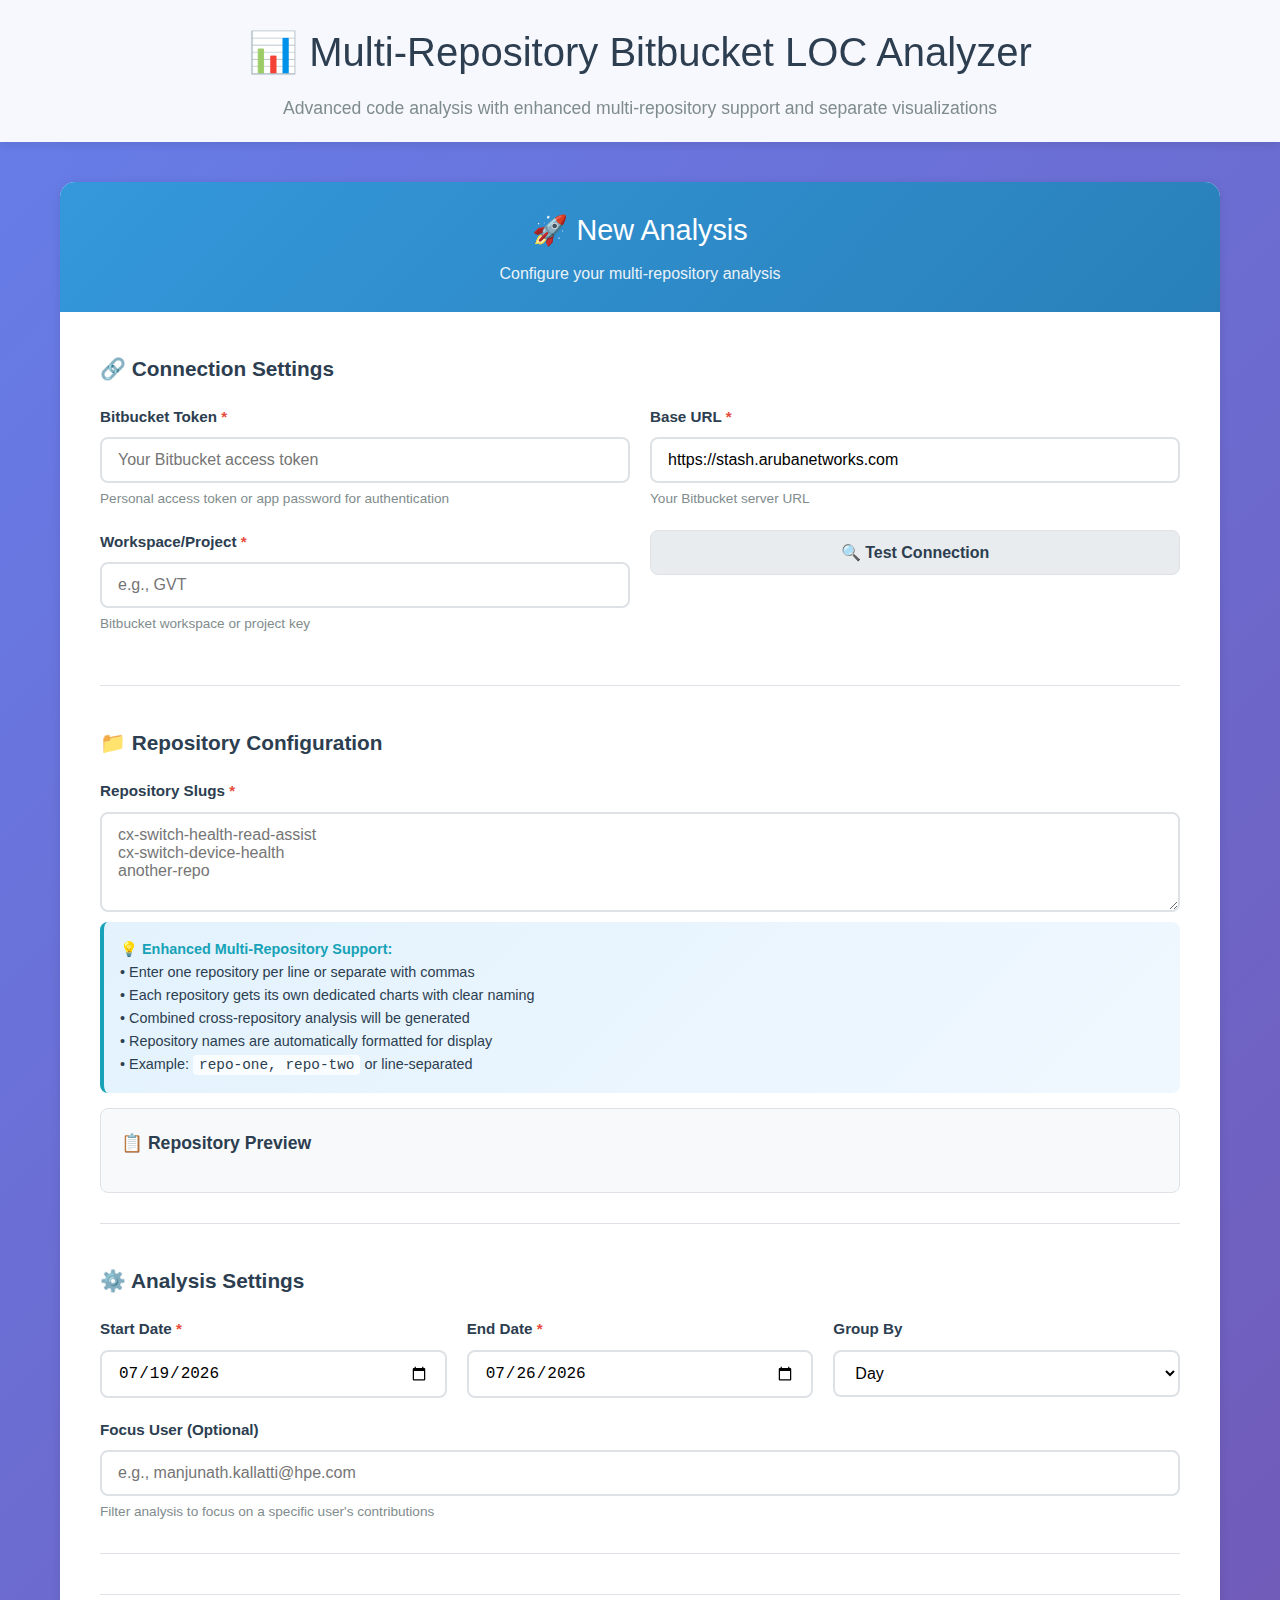
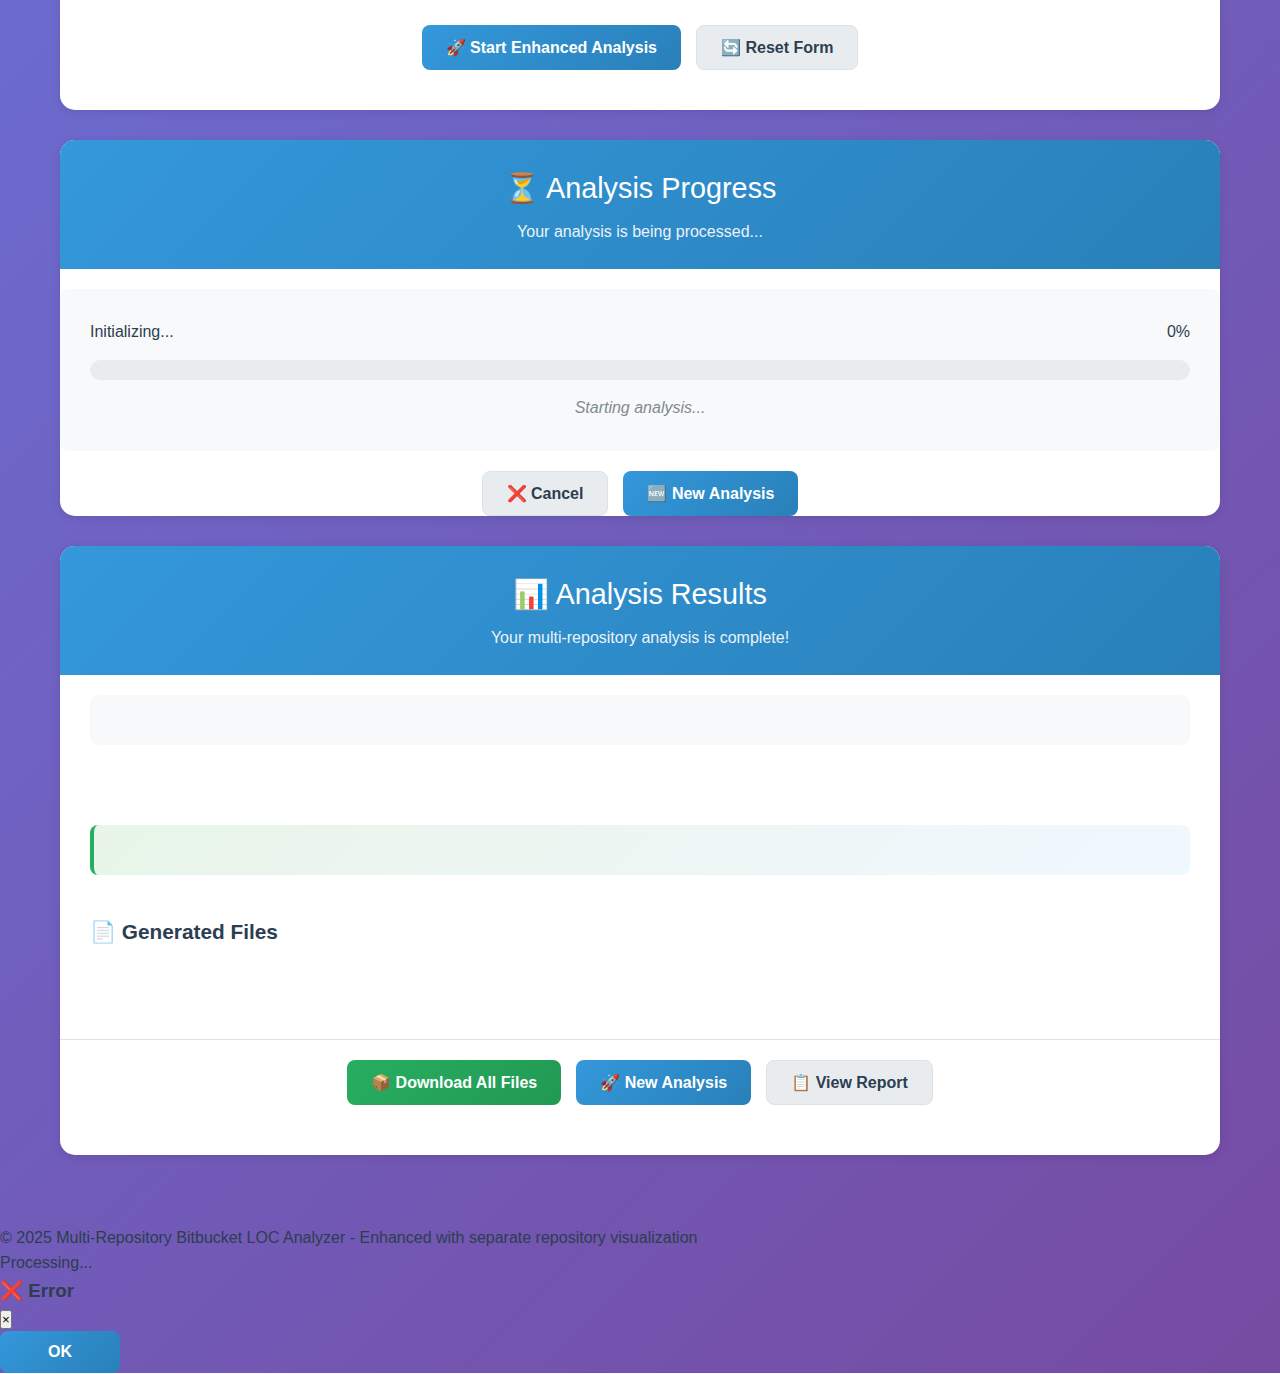
<file: frontend/index.html>
<!DOCTYPE html>
<html lang="en">
<head>
    <meta charset="UTF-8">
    <meta name="viewport" content="width=device-width, initial-scale=1.0">
    <title>Multi-Repository Bitbucket LOC Analyzer</title>
    <link rel="stylesheet" href="static/css/styles.css">
    <link rel="icon" href="data:image/svg+xml,<svg xmlns='http://www.w3.org/2000/svg' viewBox='0 0 100 100'><text y='.9em' font-size='90'>📊</text></svg>">
</head>
<body>
    <div class="app-container">
        <!-- Header -->
        <header class="app-header">
            <div class="header-content">
                <h1>📊 Multi-Repository Bitbucket LOC Analyzer</h1>
                <p>Advanced code analysis with enhanced multi-repository support and separate visualizations</p>
            </div>
        </header>

        <!-- Main Content -->
        <main class="app-main">
            <!-- Analysis Form -->
            <section id="analysis-form-section" class="section">
                <div class="section-header">
                    <h2>🚀 New Analysis</h2>
                    <p>Configure your multi-repository analysis</p>
                </div>
                
                <div class="form-container">
                    <form id="analysis-form">
                        <!-- Connection Settings -->
                        <div class="form-group-section">
                            <h3>🔗 Connection Settings</h3>
                            
                            <div class="form-row">
                                <div class="form-group">
                                    <label for="token">Bitbucket Token <span class="required">*</span></label>
                                    <input type="password" id="token" name="token" required 
                                           placeholder="Your Bitbucket access token">
                                    <div class="help-text">Personal access token or app password for authentication</div>
                                </div>
                                
                                <div class="form-group">
                                    <label for="base_url">Base URL <span class="required">*</span></label>
                                    <input type="url" id="base_url" name="base_url" 
                                           value="https://stash.arubanetworks.com" required>
                                    <div class="help-text">Your Bitbucket server URL</div>
                                </div>
                            </div>
                            
                            <div class="form-row">
                                <div class="form-group">
                                    <label for="workspace">Workspace/Project <span class="required">*</span></label>
                                    <input type="text" id="workspace" name="workspace" required 
                                           placeholder="e.g., GVT">
                                    <div class="help-text">Bitbucket workspace or project key</div>
                                </div>
                                
                                <div class="form-group">
                                    <button type="button" id="test-connection" class="btn btn-secondary">
                                        🔍 Test Connection
                                    </button>
                                    <div id="connection-status" class="connection-status"></div>
                                </div>
                            </div>
                        </div>

                        <!-- Repository Configuration -->
                        <div class="form-group-section">
                            <h3>📁 Repository Configuration</h3>
                            
                            <div class="form-group">
                                <label for="repo_slugs">Repository Slugs <span class="required">*</span></label>
                                <textarea id="repo_slugs" name="repo_slugs" rows="4" required
                                          placeholder="cx-switch-health-read-assist&#10;cx-switch-device-health&#10;another-repo"></textarea>
                                <div class="multi-repo-help">
                                    <strong>💡 Enhanced Multi-Repository Support:</strong><br>
                                    • Enter one repository per line or separate with commas<br>
                                    • Each repository gets its own dedicated charts with clear naming<br>
                                    • Combined cross-repository analysis will be generated<br>
                                    • Repository names are automatically formatted for display<br>
                                    • Example: <code>repo-one, repo-two</code> or line-separated
                                </div>
                            </div>
                            
                            <div id="repo-preview" class="repo-preview hidden">
                                <h4>📋 Repository Preview</h4>
                                <div id="repo-list"></div>
                            </div>
                        </div>

                        <!-- Analysis Settings -->
                        <div class="form-group-section">
                            <h3>⚙️ Analysis Settings</h3>
                            
                            <div class="form-row">
                                <div class="form-group">
                                    <label for="start_date">Start Date <span class="required">*</span></label>
                                    <input type="date" id="start_date" name="start_date" required>
                                </div>
                                
                                <div class="form-group">
                                    <label for="end_date">End Date <span class="required">*</span></label>
                                    <input type="date" id="end_date" name="end_date" required>
                                </div>
                                
                                <div class="form-group">
                                    <label for="group_by">Group By</label>
                                    <select id="group_by" name="group_by">
                                        <option value="day">Day</option>
                                        <option value="week">Week</option>
                                        <option value="month">Month</option>
                                    </select>
                                </div>
                            </div>
                            
                            <div class="form-group">
                                <label for="focus_user">Focus User (Optional)</label>
                                <input type="text" id="focus_user" name="focus_user" 
                                       placeholder="e.g., manjunath.kallatti@hpe.com">
                                <div class="help-text">Filter analysis to focus on a specific user's contributions</div>
                            </div>
                        </div>

                        <!-- Form Actions -->
                        <div class="form-actions">
                            <button type="submit" id="start-analysis" class="btn btn-primary">
                                🚀 Start Enhanced Analysis
                            </button>
                            <button type="reset" class="btn btn-secondary">
                                🔄 Reset Form
                            </button>
                        </div>
                    </form>
                </div>
            </section>

            <!-- Analysis Progress -->
            <section id="progress-section" class="section hidden">
                <div class="section-header">
                    <h2>⏳ Analysis Progress</h2>
                    <p id="progress-description">Your analysis is being processed...</p>
                </div>
                
                <div class="progress-container">
                    <div class="progress-header">
                        <span id="progress-text">Initializing...</span>
                        <span id="progress-percentage">0%</span>
                    </div>
                    <div class="progress-bar">
                        <div id="progress-fill" class="progress-fill"></div>
                    </div>
                    <div id="progress-message" class="progress-message">Starting analysis...</div>
                </div>
                
                <div class="progress-actions">
                    <button id="cancel-analysis" class="btn btn-secondary">❌ Cancel</button>
                    <button id="new-analysis" class="btn btn-primary hidden">🆕 New Analysis</button>
                </div>
            </section>

            <!-- Results Display -->
            <section id="results-section" class="section hidden">
                <div class="section-header">
                    <h2>📊 Analysis Results</h2>
                    <p id="results-description">Your multi-repository analysis is complete!</p>
                </div>
                
                <!-- Results Summary -->
                <div id="results-summary" class="results-summary">
                    <!-- Populated by JavaScript -->
                </div>
                
                <!-- Repository Results -->
                <div id="repository-results" class="repository-results">
                    <!-- Populated by JavaScript -->
                </div>
                
                <!-- Combined Analysis -->
                <div id="combined-results" class="combined-results">
                    <!-- Populated by JavaScript -->
                </div>
                
                <!-- Generated Files -->
                <div id="files-section" class="files-section">
                    <h3>📄 Generated Files</h3>
                    <div id="files-list" class="files-list">
                        <!-- Populated by JavaScript -->
                    </div>
                </div>
                
                <div class="results-actions">
                    <button id="download-all" class="btn btn-success">📦 Download All Files</button>
                    <button id="start-new-analysis" class="btn btn-primary">🚀 New Analysis</button>
                    <button id="view-report" class="btn btn-secondary">📋 View Report</button>
                </div>
            </section>
        </main>

        <!-- Footer -->
        <footer class="app-footer">
            <p>&copy; 2025 Multi-Repository Bitbucket LOC Analyzer - Enhanced with separate repository visualization</p>
        </footer>
    </div>

    <!-- Loading Overlay -->
    <div id="loading-overlay" class="loading-overlay hidden">
        <div class="loading-content">
            <div class="spinner"></div>
            <p id="loading-message">Processing...</p>
        </div>
    </div>

    <!-- Error Modal -->
    <div id="error-modal" class="modal hidden">
        <div class="modal-content">
            <div class="modal-header">
                <h3>❌ Error</h3>
                <button id="close-error-modal" class="modal-close">&times;</button>
            </div>
            <div class="modal-body">
                <p id="error-message"></p>
            </div>
            <div class="modal-footer">
                <button id="error-ok" class="btn btn-primary">OK</button>
            </div>
        </div>
    </div>

    <script src="static/js/app.js"></script>
</body>
</html>
</file>
<file: frontend/static/css/styles.css>
/* Multi-Repository Bitbucket LOC Analyzer Styles */

/* CSS Variables */
:root {
    --primary-color: #3498db;
    --primary-dark: #2980b9;
    --secondary-color: #95a5a6;
    --success-color: #27ae60;
    --warning-color: #f39c12;
    --danger-color: #e74c3c;
    --info-color: #17a2b8;
    
    --bg-primary: #ffffff;
    --bg-secondary: #f8f9fa;
    --bg-tertiary: #e9ecef;
    --text-primary: #2c3e50;
    --text-secondary: #7f8c8d;
    --text-muted: #95a5a6;
    
    --border-color: #dee2e6;
    --border-radius: 8px;
    --box-shadow: 0 2px 10px rgba(0,0,0,0.1);
    --transition: all 0.3s ease;
    
    --container-max-width: 1200px;
    --header-height: 80px;
    --footer-height: 60px;
}

/* Reset and Base Styles */
* {
    margin: 0;
    padding: 0;
    box-sizing: border-box;
}

body {
    font-family: 'Segoe UI', -apple-system, BlinkMacSystemFont, 'Roboto', 'Helvetica Neue', Arial, sans-serif;
    line-height: 1.6;
    color: var(--text-primary);
    background: linear-gradient(135deg, #667eea 0%, #764ba2 100%);
    min-height: 100vh;
}

/* App Container */
.app-container {
    min-height: 100vh;
    display: flex;
    flex-direction: column;
}

/* Header */
.app-header {
    background: rgba(255, 255, 255, 0.95);
    backdrop-filter: blur(10px);
    padding: 20px 0;
    box-shadow: var(--box-shadow);
    position: sticky;
    top: 0;
    z-index: 100;
}

.header-content {
    max-width: var(--container-max-width);
    margin: 0 auto;
    padding: 0 20px;
    text-align: center;
}

.header-content h1 {
    font-size: 2.5rem;
    font-weight: 300;
    margin-bottom: 10px;
    color: var(--text-primary);
}

.header-content p {
    font-size: 1.1rem;
    color: var(--text-secondary);
}

/* Main Content */
.app-main {
    flex: 1;
    max-width: var(--container-max-width);
    margin: 0 auto;
    padding: 40px 20px;
    width: 100%;
}

/* Sections */
.section {
    background: var(--bg-primary);
    border-radius: 15px;
    box-shadow: var(--box-shadow);
    margin-bottom: 30px;
    overflow: hidden;
}

.section-header {
    background: linear-gradient(135deg, var(--primary-color) 0%, var(--primary-dark) 100%);
    color: white;
    padding: 25px 30px;
    text-align: center;
}

.section-header h2 {
    font-size: 1.8rem;
    font-weight: 400;
    margin-bottom: 8px;
}

.section-header p {
    opacity: 0.9;
    font-size: 1rem;
}

/* Form Styles */
.form-container {
    padding: 40px;
}

.form-group-section {
    margin-bottom: 40px;
    padding-bottom: 30px;
    border-bottom: 1px solid var(--border-color);
}

.form-group-section:last-child {
    border-bottom: none;
    margin-bottom: 0;
}

.form-group-section h3 {
    color: var(--text-primary);
    font-size: 1.3rem;
    margin-bottom: 20px;
    font-weight: 600;
    display: flex;
    align-items: center;
    gap: 8px;
}

.form-row {
    display: grid;
    grid-template-columns: repeat(auto-fit, minmax(300px, 1fr));
    gap: 20px;
    margin-bottom: 20px;
}

.form-group {
    display: flex;
    flex-direction: column;
}

.form-group label {
    font-weight: 600;
    margin-bottom: 8px;
    color: var(--text-primary);
    font-size: 0.95rem;
}

.required {
    color: var(--danger-color);
}

.form-group input,
.form-group select,
.form-group textarea {
    padding: 12px 16px;
    border: 2px solid var(--border-color);
    border-radius: var(--border-radius);
    font-size: 1rem;
    transition: var(--transition);
    background: var(--bg-primary);
}

.form-group input:focus,
.form-group select:focus,
.form-group textarea:focus {
    outline: none;
    border-color: var(--primary-color);
    box-shadow: 0 0 0 3px rgba(52, 152, 219, 0.1);
}

.form-group textarea {
    resize: vertical;
    min-height: 100px;
    font-family: inherit;
}

.help-text {
    font-size: 0.85rem;
    color: var(--text-secondary);
    margin-top: 5px;
}

.multi-repo-help {
    background: linear-gradient(135deg, #e3f2fd 0%, #f0f8ff 100%);
    padding: 16px;
    border-radius: var(--border-radius);
    margin-top: 10px;
    border-left: 4px solid var(--info-color);
    font-size: 0.9rem;
}

.multi-repo-help strong {
    color: var(--info-color);
}

.multi-repo-help code {
    background: rgba(255, 255, 255, 0.8);
    padding: 2px 6px;
    border-radius: 4px;
    font-family: 'Monaco', 'Consolas', 'Courier New', monospace;
}

/* Form Validation Styles */
.form-group input.error,
.form-group textarea.error,
.form-group select.error {
    border-color: var(--danger-color);
    box-shadow: 0 0 0 2px rgba(231, 76, 60, 0.1);
}

.field-error {
    color: var(--danger-color);
    font-size: 0.875rem;
    margin-top: 4px;
    display: flex;
    align-items: center;
    gap: 4px;
}

.field-error::before {
    content: "⚠️";
    font-size: 0.75rem;
}

/* Repository Preview */
.repo-preview {
    background: var(--bg-secondary);
    padding: 20px;
    border-radius: var(--border-radius);
    margin-top: 15px;
    border: 1px solid var(--border-color);
}

.repo-preview h4 {
    color: var(--text-primary);
    margin-bottom: 15px;
    font-size: 1.1rem;
}

.repo-list {
    display: grid;
    grid-template-columns: repeat(auto-fill, minmax(250px, 1fr));
    gap: 10px;
}

.repo-item {
    background: var(--bg-primary);
    padding: 12px 16px;
    border-radius: var(--border-radius);
    border: 1px solid var(--border-color);
    display: flex;
    align-items: center;
    gap: 10px;
}

.repo-icon {
    width: 24px;
    height: 24px;
    background: var(--primary-color);
    color: white;
    border-radius: 50%;
    display: flex;
    align-items: center;
    justify-content: center;
    font-size: 12px;
    font-weight: bold;
}

.repo-info {
    flex: 1;
}

.repo-slug {
    font-family: 'Monaco', 'Consolas', 'Courier New', monospace;
    font-size: 0.85rem;
    color: var(--text-secondary);
}

.repo-display-name {
    font-weight: 600;
    color: var(--text-primary);
    font-size: 0.9rem;
}

/* Connection Status */
.connection-status {
    margin-top: 8px;
    padding: 8px 12px;
    border-radius: var(--border-radius);
    font-size: 0.875rem;
    font-weight: 500;
    display: none;
}

.connection-status.success {
    background-color: rgba(39, 174, 96, 0.1);
    color: var(--success-color);
    border: 1px solid rgba(39, 174, 96, 0.2);
}

.connection-status.error {
    background-color: rgba(231, 76, 60, 0.1);
    color: var(--danger-color);
    border: 1px solid rgba(231, 76, 60, 0.2);
}

.connection-status.testing {
    background-color: rgba(52, 152, 219, 0.1);
    color: var(--primary-color);
    border: 1px solid rgba(52, 152, 219, 0.2);
}

/* Buttons */
.btn {
    padding: 12px 24px;
    border: none;
    border-radius: var(--border-radius);
    font-size: 1rem;
    font-weight: 600;
    cursor: pointer;
    transition: var(--transition);
    text-decoration: none;
    display: inline-flex;
    align-items: center;
    justify-content: center;
    gap: 8px;
    min-width: 120px;
}

.btn:disabled {
    opacity: 0.6;
    cursor: not-allowed;
    pointer-events: none;
}

.btn-primary {
    background: linear-gradient(135deg, var(--primary-color) 0%, var(--primary-dark) 100%);
    color: white;
}

.btn-primary:hover:not(:disabled) {
    transform: translateY(-2px);
    box-shadow: 0 8px 25px rgba(52, 152, 219, 0.3);
}

.btn-secondary {
    background: var(--bg-tertiary);
    color: var(--text-primary);
    border: 1px solid var(--border-color);
}

.btn-secondary:hover:not(:disabled) {
    background: var(--secondary-color);
    color: white;
}

.btn-success {
    background: linear-gradient(135deg, var(--success-color) 0%, #229954 100%);
    color: white;
}

.btn-success:hover:not(:disabled) {
    transform: translateY(-2px);
    box-shadow: 0 8px 25px rgba(39, 174, 96, 0.3);
}

.btn-danger {
    background: linear-gradient(135deg, var(--danger-color) 0%, #c0392b 100%);
    color: white;
}

.btn-danger:hover:not(:disabled) {
    transform: translateY(-2px);
    box-shadow: 0 8px 25px rgba(231, 76, 60, 0.3);
}

/* Form Actions */
.form-actions {
    display: flex;
    gap: 15px;
    justify-content: center;
    margin-top: 30px;
    padding-top: 30px;
    border-top: 1px solid var(--border-color);
}

/* Progress Styles */
.progress-container {
    background: var(--bg-secondary);
    border-radius: var(--border-radius);
    padding: 30px;
    margin: 20px 0;
}

.progress-header {
    display: flex;
    justify-content: space-between;
    align-items: center;
    margin-bottom: 15px;
}

.progress-text {
    font-weight: 600;
    color: var(--text-primary);
    font-size: 1.1rem;
}

.progress-percentage {
    font-weight: bold;
    color: var(--primary-color);
    font-size: 1.2rem;
}

.progress-bar {
    width: 100%;
    height: 20px;
    background: var(--bg-tertiary);
    border-radius: 10px;
    overflow: hidden;
    margin-bottom: 15px;
}

.progress-fill {
    height: 100%;
    background: linear-gradient(90deg, var(--primary-color), var(--primary-dark));
    transition: width 0.5s ease;
    border-radius: 10px;
    width: 0%;
}

.progress-message {
    color: var(--text-secondary);
    font-style: italic;
    text-align: center;
}

.progress-actions {
    display: flex;
    gap: 15px;
    justify-content: center;
    margin-top: 20px;
}

/* Results Styles */
.results-summary {
    background: var(--bg-secondary);
    padding: 25px;
    border-radius: var(--border-radius);
    margin: 20px 30px;
}

.summary-stats {
    display: grid;
    grid-template-columns: repeat(auto-fit, minmax(200px, 1fr));
    gap: 20px;
    margin-bottom: 20px;
}

.stat-card {
    background: var(--bg-primary);
    padding: 20px;
    border-radius: var(--border-radius);
    text-align: center;
    box-shadow: var(--box-shadow);
    border: 1px solid var(--border-color);
}

.stat-value {
    font-size: 2.2rem;
    font-weight: bold;
    color: var(--primary-color);
    margin-bottom: 5px;
}

.stat-label {
    color: var(--text-secondary);
    font-size: 0.9rem;
    font-weight: 600;
}

/* Repository Results */
.repository-results {
    padding: 20px 30px;
}

.repo-result {
    background: var(--bg-secondary);
    border-radius: var(--border-radius);
    padding: 25px;
    margin-bottom: 25px;
    border-left: 4px solid var(--primary-color);
}

.repo-result h3 {
    color: var(--text-primary);
    margin-bottom: 20px;
    font-size: 1.3rem;
    display: flex;
    align-items: center;
    gap: 10px;
}

.charts-grid {
    display: grid;
    grid-template-columns: repeat(auto-fit, minmax(300px, 1fr));
    gap: 20px;
    margin-bottom: 20px;
}

.chart-card {
    background: var(--bg-primary);
    border-radius: var(--border-radius);
    padding: 15px;
    box-shadow: var(--box-shadow);
    text-align: center;
    border: 1px solid var(--border-color);
    transition: var(--transition);
}

.chart-card:hover {
    transform: translateY(-3px);
    box-shadow: 0 8px 25px rgba(0,0,0,0.15);
}

.chart-card img {
    max-width: 100%;
    height: auto;
    border-radius: var(--border-radius);
    margin-bottom: 10px;
    cursor: pointer;
}

.chart-title {
    font-weight: 600;
    color: var(--text-primary);
    margin-bottom: 5px;
    font-size: 1rem;
}

.chart-description {
    font-size: 0.85rem;
    color: var(--text-secondary);
}

/* Combined Results */
.combined-results {
    background: linear-gradient(135deg, #e8f5e8 0%, #f0f8ff 100%);
    border-radius: var(--border-radius);
    padding: 25px;
    margin: 20px 30px;
    border-left: 4px solid var(--success-color);
}

.combined-results h3 {
    color: var(--success-color);
    margin-bottom: 20px;
    font-size: 1.3rem;
    display: flex;
    align-items: center;
    gap: 10px;
}

/* Files Section */
.files-section {
    padding: 20px 30px;
}

.files-section h3 {
    color: var(--text-primary);
    margin-bottom: 20px;
    font-size: 1.3rem;
    display: flex;
    align-items: center;
    gap: 10px;
}

.files-list {
    display: grid;
    grid-template-columns: repeat(auto-fit, minmax(280px, 1fr));
    gap: 15px;
    margin-bottom: 20px;
}

.file-item {
    display: flex;
    align-items: center;
    gap: 12px;
    padding: 15px;
    background: var(--bg-secondary);
    border-radius: var(--border-radius);
    transition: var(--transition);
    border: 1px solid var(--border-color);
}

.file-item:hover {
    background: var(--bg-tertiary);
    transform: translateY(-1px);
}

.file-icon {
    font-size: 1.5rem;
    min-width: 24px;
}

.file-info {
    flex: 1;
}

.file-name {
    font-weight: 600;
    color: var(--text-primary);
    font-size: 0.9rem;
    margin-bottom: 2px;
}

.file-type {
    font-size: 0.8rem;
    color: var(--text-secondary);
    text-transform: uppercase;
}

.file-actions {
    display: flex;
    gap: 8px;
}

.file-btn {
    padding: 6px 12px;
    font-size: 0.8rem;
    min-width: auto;
}

/* Results Actions */
.results-actions {
    display: flex;
    gap: 15px;
    justify-content: center;
    margin: 30px 0;
    padding: 20px 30px;
    border-top: 1px solid var(--border-color);
}

/* Repository Results Grid */
.repo-results-grid {
    display: grid;
    grid-template-columns: repeat(auto-fit, minmax(400px, 1fr));
    gap: 20px;
    margin-top: 20px;
}

.repo-result-card {
    background: var(--bg-primary);
    border-radius: var(--border-radius);
    border: 1px solid var(--border-color);
    overflow: hidden;
    box-shadow: var(--box-shadow);
    transition: var(--transition);
}

.repo-result-card:hover {
    transform: translateY(-2px);
    box-shadow: 0 4px 20px rgba(0,0,0,0.15);
}

.repo-header {
    padding: 20px;
    background: linear-gradient(135deg, #f8f9fa 0%, #e9ecef 100%);
    border-bottom: 1px solid var(--border-color);
}

.repo-header h4 {
    margin-bottom: 10px;
    color: var(--text-primary);
    font-size: 1.2rem;
}

.repo-stats {
    display: flex;
    gap: 15px;
    flex-wrap: wrap;
}

.repo-stats .stat {
    font-size: 0.875rem;
    font-weight: 500;
    padding: 4px 8px;
    border-radius: 4px;
    background: rgba(52, 152, 219, 0.1);
    color: var(--primary-color);
}

.repo-stats .stat.positive {
    background: rgba(39, 174, 96, 0.1);
    color: var(--success-color);
}

.repo-stats .stat.negative {
    background: rgba(231, 76, 60, 0.1);
    color: var(--danger-color);
}

.repo-chart {
    padding: 20px;
    text-align: center;
}

.result-chart {
    max-width: 100%;
    height: auto;
    border-radius: var(--border-radius);
    box-shadow: 0 2px 8px rgba(0,0,0,0.1);
}

.repo-files {
    padding: 20px;
    border-top: 1px solid var(--border-color);
    background: var(--bg-secondary);
}

/* Combined Results */
.combined-result-card {
    background: var(--bg-primary);
    border-radius: var(--border-radius);
    border: 1px solid var(--border-color);
    overflow: hidden;
    box-shadow: var(--box-shadow);
    margin-top: 20px;
}

.combined-chart {
    padding: 30px;
    text-align: center;
    background: linear-gradient(135deg, #f8f9fa 0%, #e9ecef 100%);
}

.combined-files {
    padding: 20px;
    border-top: 1px solid var(--border-color);
}

/* File Links */
.file-link {
    display: inline-flex;
    align-items: center;
    gap: 8px;
    padding: 8px 12px;
    margin: 4px 8px 4px 0;
    background: var(--bg-secondary);
    color: var(--text-primary);
    text-decoration: none;
    border-radius: var(--border-radius);
    border: 1px solid var(--border-color);
    font-size: 0.875rem;
    transition: var(--transition);
}

.file-link:hover {
    background: var(--primary-color);
    color: white;
    transform: translateY(-1px);
    box-shadow: 0 2px 8px rgba(52, 152, 219, 0.3);
}

/* File Groups */
.file-group {
    margin-bottom: 25px;
}

.file-group h4 {
    margin-bottom: 12px;
    color: var(--text-primary);
    font-size: 1.1rem;
    padding-bottom: 8px;
    border-bottom: 2px solid var(--border-color);
}

.file-list-group {
    display: grid;
    grid-template-columns: repeat(auto-fill, minmax(250px, 1fr));
    gap: 10px;
}

.file-item {
    display: flex;
    align-items: center;
    justify-content: space-between;
    gap: 10px;
}

.file-size {
    font-size: 0.75rem;
    color: var(--text-muted);
    white-space: nowrap;
}

/* Summary Stats Enhancements */
.summary-value.positive {
    color: var(--success-color);
}

.summary-value.negative {
    color: var(--danger-color);
}

/* Enhanced Responsive Design */
@media (max-width: 768px) {
    .repo-results-grid {
        grid-template-columns: 1fr;
    }
    
    .repo-stats {
        justify-content: center;
    }
    
    .file-list-group {
        grid-template-columns: 1fr;
    }
    
    .file-item {
        flex-direction: column;
        align-items: flex-start;
        gap: 5px;
    }
}

/* Loading States */
.btn:disabled {
    opacity: 0.6;
    cursor: not-allowed;
    pointer-events: none;
}

/* Animations */
@keyframes slideIn {
    from {
        opacity: 0;
        transform: translateY(20px);
    }
    to {
        opacity: 1;
        transform: translateY(0);
    }
}

.repo-result-card,
.combined-result-card {
    animation: slideIn 0.5s ease-out;
}

/* Print Styles */
@media print {
    .app-header,
    .app-footer,
    .form-actions,
    .progress-actions,
    .results-actions {
        display: none;
    }
    
    .section {
        page-break-inside: avoid;
    }
    
    .repo-result_card {
        page-break-inside: avoid;
    }
}
</file>
